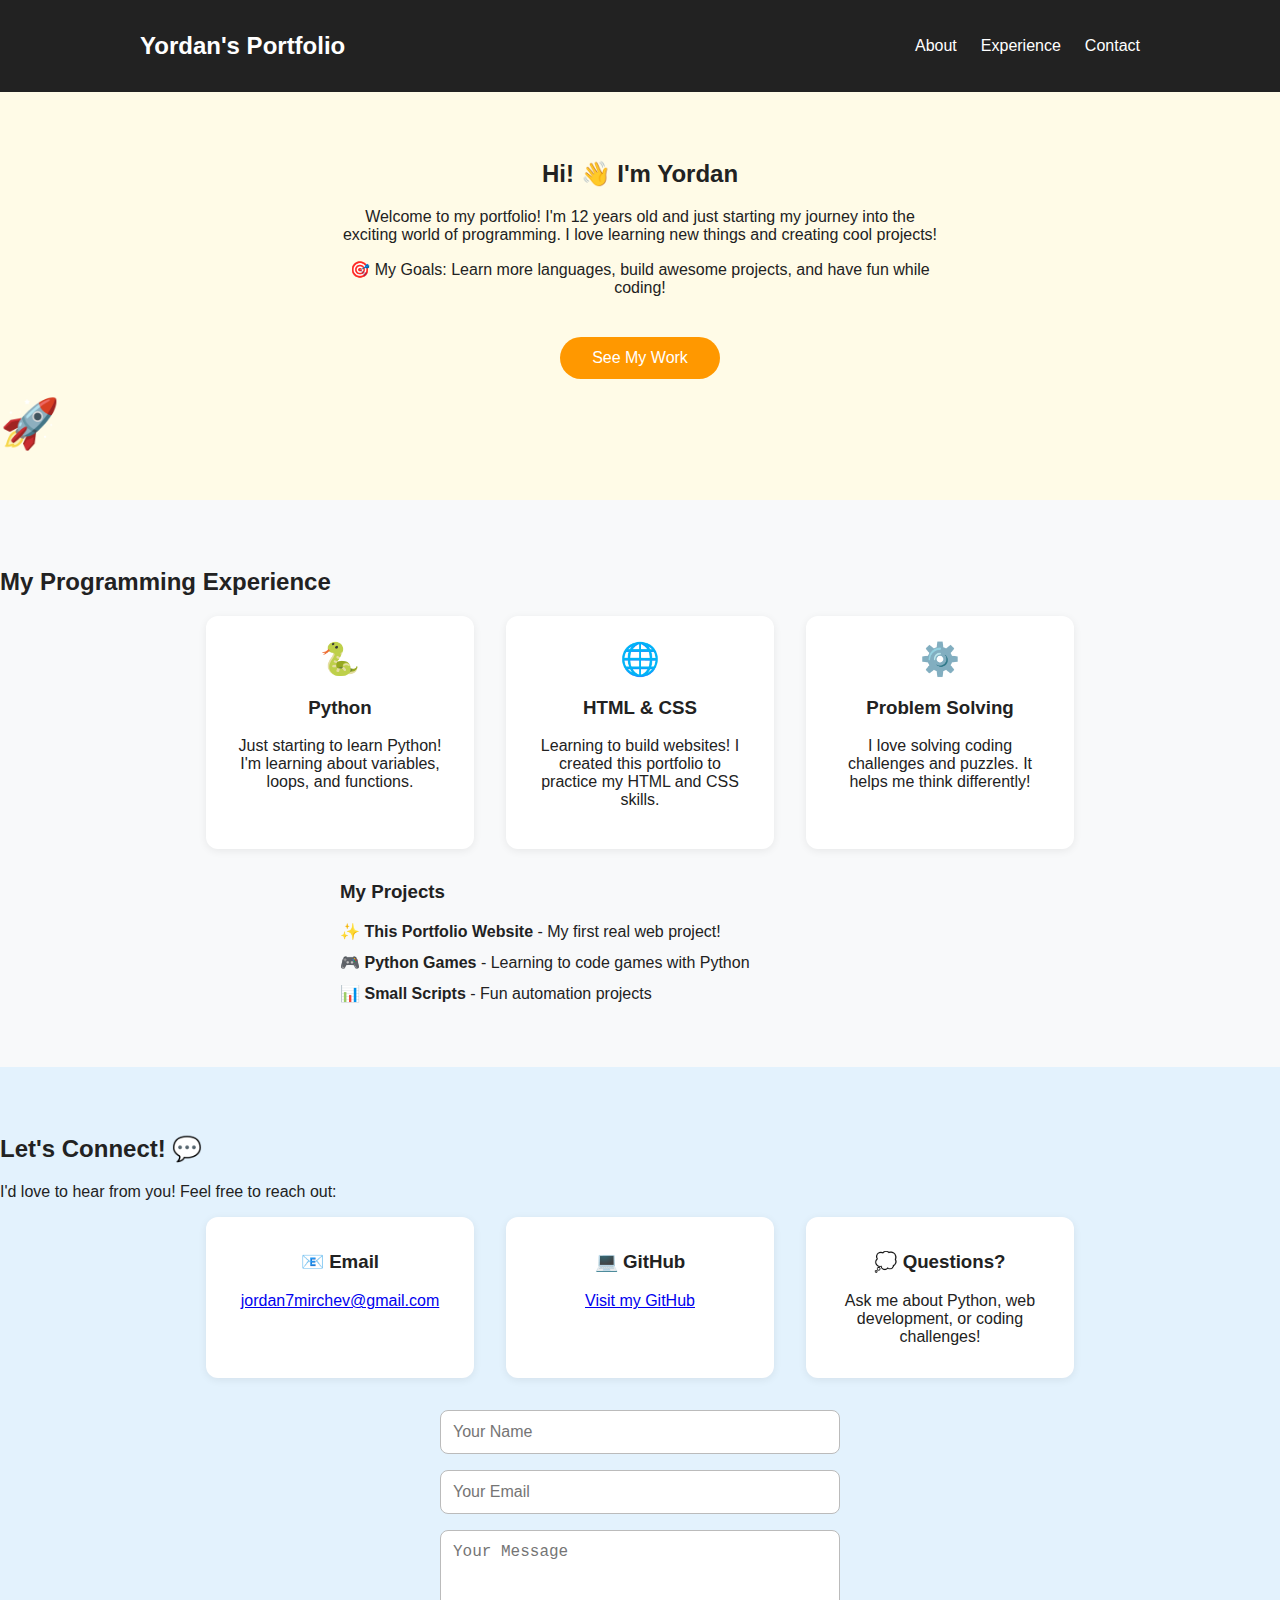
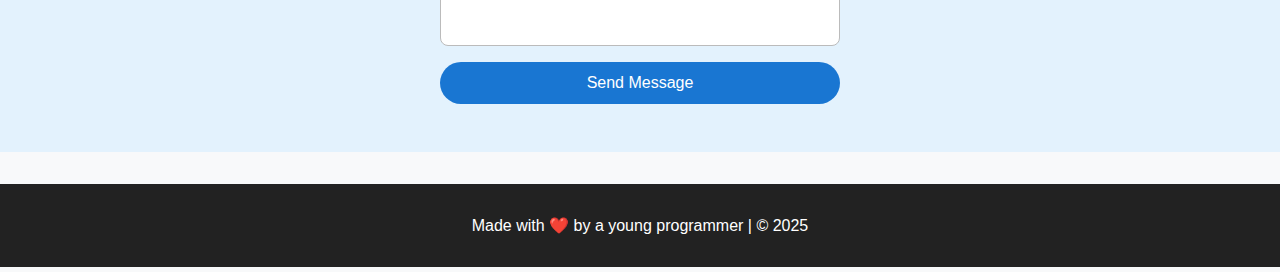
<file: html/index.html>
<!DOCTYPE html>
<html lang="en">
<head>
    <meta charset="UTF-8">
    <meta name="viewport" content="width=device-width, initial-scale=1.0">
    <title>My Programming Portfolio</title>
    <link rel="stylesheet" href="styles.css">
</head>
<body>
    <!-- Navigation Bar -->
    <nav class="navbar">
        <div class="nav-container">
            <h1 class="logo">Yordan's Portfolio</h1>
            <ul class="nav-menu">
                <li><a href="#intro">About</a></li>
                <li><a href="#experience">Experience</a></li>
                <li><a href="#contact">Contact</a></li>
            </ul>
        </div>
    </nav>

    <!-- Introduction Section -->
    <section id="intro" class="section intro-section">
        <div class="container">
            <div class="intro-content">
                <h2>Hi! 👋 I'm Yordan</h2>
                <p class="intro-text">Welcome to my portfolio! I'm 12 years old and just starting my journey into the exciting world of programming. I love learning new things and creating cool projects!</p>
                <p class="intro-subtext">🎯 My Goals: Learn more languages, build awesome projects, and have fun while coding!</p>
                <button class="cta-button" onclick="document.getElementById('experience').scrollIntoView({behavior: 'smooth'})">See My Work</button>
            </div>
            <div class="intro-emoji">🚀</div>
        </div>
    </section>

    <!-- Experience Section -->
    <section id="experience" class="section experience-section">
        <div class="container">
            <h2>My Programming Experience</h2>
            <div class="skills-grid">
                <div class="skill-card">
                    <div class="skill-icon">🐍</div>
                    <h3>Python</h3>
                    <p>Just starting to learn Python! I'm learning about variables, loops, and functions.</p>
                </div>
                <div class="skill-card">
                    <div class="skill-icon">🌐</div>
                    <h3>HTML & CSS</h3>
                    <p>Learning to build websites! I created this portfolio to practice my HTML and CSS skills.</p>
                </div>
                <div class="skill-card">
                    <div class="skill-icon">⚙️</div>
                    <h3>Problem Solving</h3>
                    <p>I love solving coding challenges and puzzles. It helps me think differently!</p>
                </div>
            </div>
            <div class="projects">
                <h3>My Projects</h3>
                <ul class="project-list">
                    <li>✨ <strong>This Portfolio Website</strong> - My first real web project!</li>
                    <li>🎮 <strong>Python Games</strong> - Learning to code games with Python</li>
                    <li>📊 <strong>Small Scripts</strong> - Fun automation projects</li>
                </ul>
            </div>
        </div>
    </section>

    <!-- Contact Section -->
    <section id="contact" class="section contact-section">
        <div class="container">
            <h2>Let's Connect! 💬</h2>
            <p>I'd love to hear from you! Feel free to reach out:</p>
            <div class="contact-methods">
                <div class="contact-card">
                    <h3>📧 Email</h3>
                    <p><a href="mailto:jordan7mirchev@gmail.com">jordan7mirchev@gmail.com</a></p>
                </div>
                <div class="contact-card">
                    <h3>💻 GitHub</h3>
                    <p><a href="https://github.com/jkm77" target="_blank">Visit my GitHub</a></p>
                </div>
                <div class="contact-card">
                    <h3>💭 Questions?</h3>
                    <p>Ask me about Python, web development, or coding challenges!</p>
                </div>
            </div>
            <form class="contact-form" onsubmit="handleSubmit(event)">
                <input type="text" placeholder="Your Name" required>
                <input type="email" placeholder="Your Email" required>
                <textarea placeholder="Your Message" rows="5" required></textarea>
                <button type="submit" class="submit-btn">Send Message</button>
            </form>
        </div>
    </section>

    <!-- Footer -->
    <footer class="footer">
        <p>Made with ❤️ by a young programmer | © 2025</p>
    </footer>

    <script src="script.js"></script>
</body>
</html>
</file>
<file: html/styles.css>
body {
    font-family: Arial, sans-serif;
    margin: 0;
    padding: 0;
    background: #f8f9fa;
    color: #222;
}

.navbar {
    background: #222;
    color: #fff;
    padding: 1rem 0;
}

.nav-container {
    display: flex;
    justify-content: space-between;
    align-items: center;
    max-width: 1000px;
    margin: 0 auto;
    padding: 0 1rem;
}

.logo {
    font-size: 1.5rem;
    font-weight: bold;
}

.nav-menu {
    list-style: none;
    display: flex;
    gap: 1.5rem;
    margin: 0;
    padding: 0;
}

.nav-menu a {
    color: #fff;
    text-decoration: none;
    font-weight: 500;
    transition: color 0.2s;
}

.nav-menu a:hover {
    color: #ff9800;
}

.section {
    padding: 3rem 0;
}

.intro-section {
    background: #fffbe7;
}

.intro-content {
    max-width: 600px;
    margin: 0 auto;
    text-align: center;
}

.intro-emoji {
    font-size: 3rem;
    margin-top: 1rem;
}

.cta-button {
    background: #ff9800;
    color: #fff;
    border: none;
    padding: 0.75rem 2rem;
    border-radius: 25px;
    font-size: 1rem;
    cursor: pointer;
    margin-top: 1.5rem;
    transition: background 0.2s;
}

.cta-button:hover {
    background: #e65100;
}

.skills-grid {
    display: flex;
    gap: 2rem;
    justify-content: center;
    flex-wrap: wrap;
    margin-bottom: 2rem;
}

.skill-card {
    background: #fff;
    border-radius: 12px;
    box-shadow: 0 2px 8px rgba(0,0,0,0.07);
    padding: 1.5rem;
    width: 220px;
    text-align: center;
}

.skill-icon {
    font-size: 2rem;
    margin-bottom: 0.5rem;
}

.projects {
    max-width: 600px;
    margin: 0 auto;
}

.project-list {
    list-style: none;
    padding: 0;
}

.project-list li {
    margin-bottom: 0.75rem;
}

.contact-section {
    background: #e3f2fd;
}

.contact-methods {
    display: flex;
    gap: 2rem;
    justify-content: center;
    flex-wrap: wrap;
    margin-bottom: 2rem;
}

.contact-card {
    background: #fff;
    border-radius: 12px;
    box-shadow: 0 2px 8px rgba(0,0,0,0.07);
    padding: 1rem 1.5rem;
    width: 220px;
    text-align: center;
}

.contact-form {
    max-width: 400px;
    margin: 0 auto;
    display: flex;
    flex-direction: column;
    gap: 1rem;
}

.contact-form input,
.contact-form textarea {
    padding: 0.75rem;
    border-radius: 8px;
    border: 1px solid #bbb;
    font-size: 1rem;
    resize: none;
}

.submit-btn {
    background: #1976d2;
    color: #fff;
    border: none;
    padding: 0.75rem 2rem;
    border-radius: 25px;
    font-size: 1rem;
    cursor: pointer;
    transition: background 0.2s;
}

.submit-btn:hover {
    background: #0d47a1;
}

.footer {
    background: #222;
    color: #fff;
    text-align: center;
    padding: 1rem 0;
    margin-top: 2rem;
}
</file>
